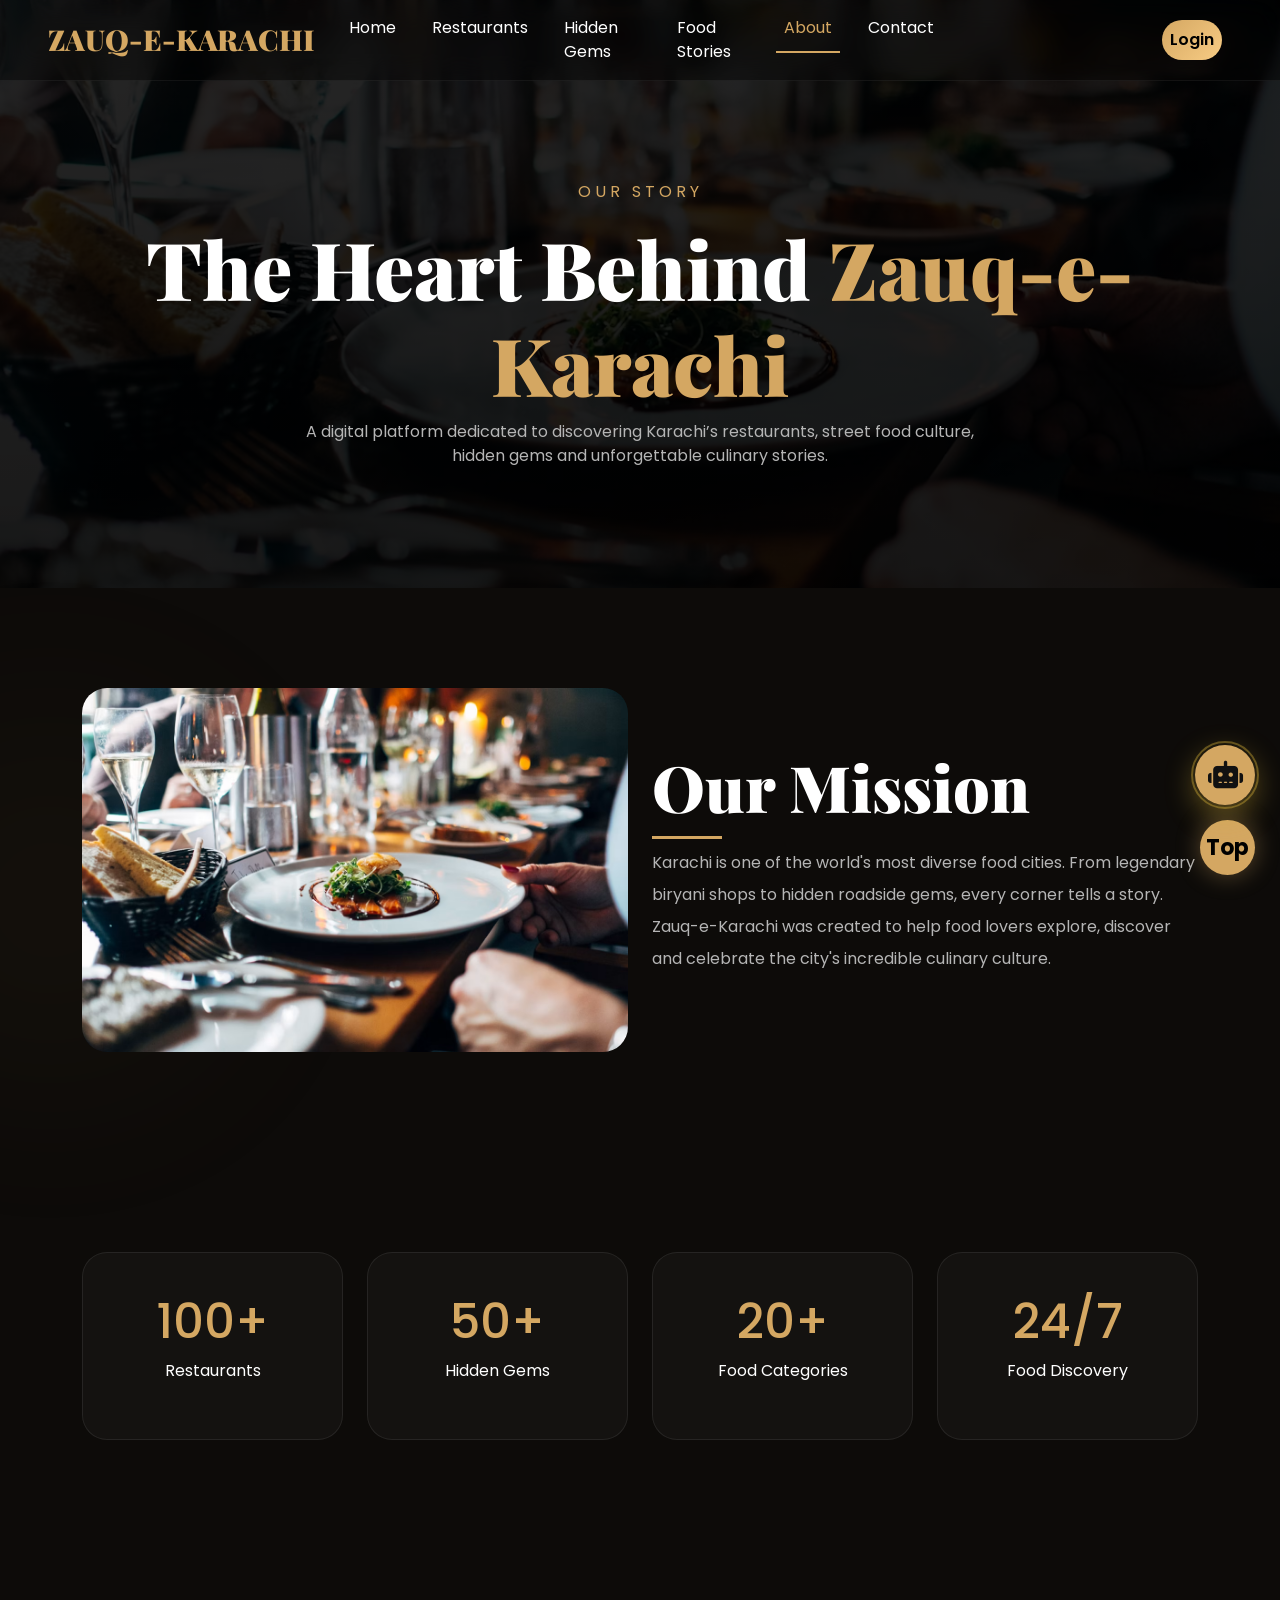
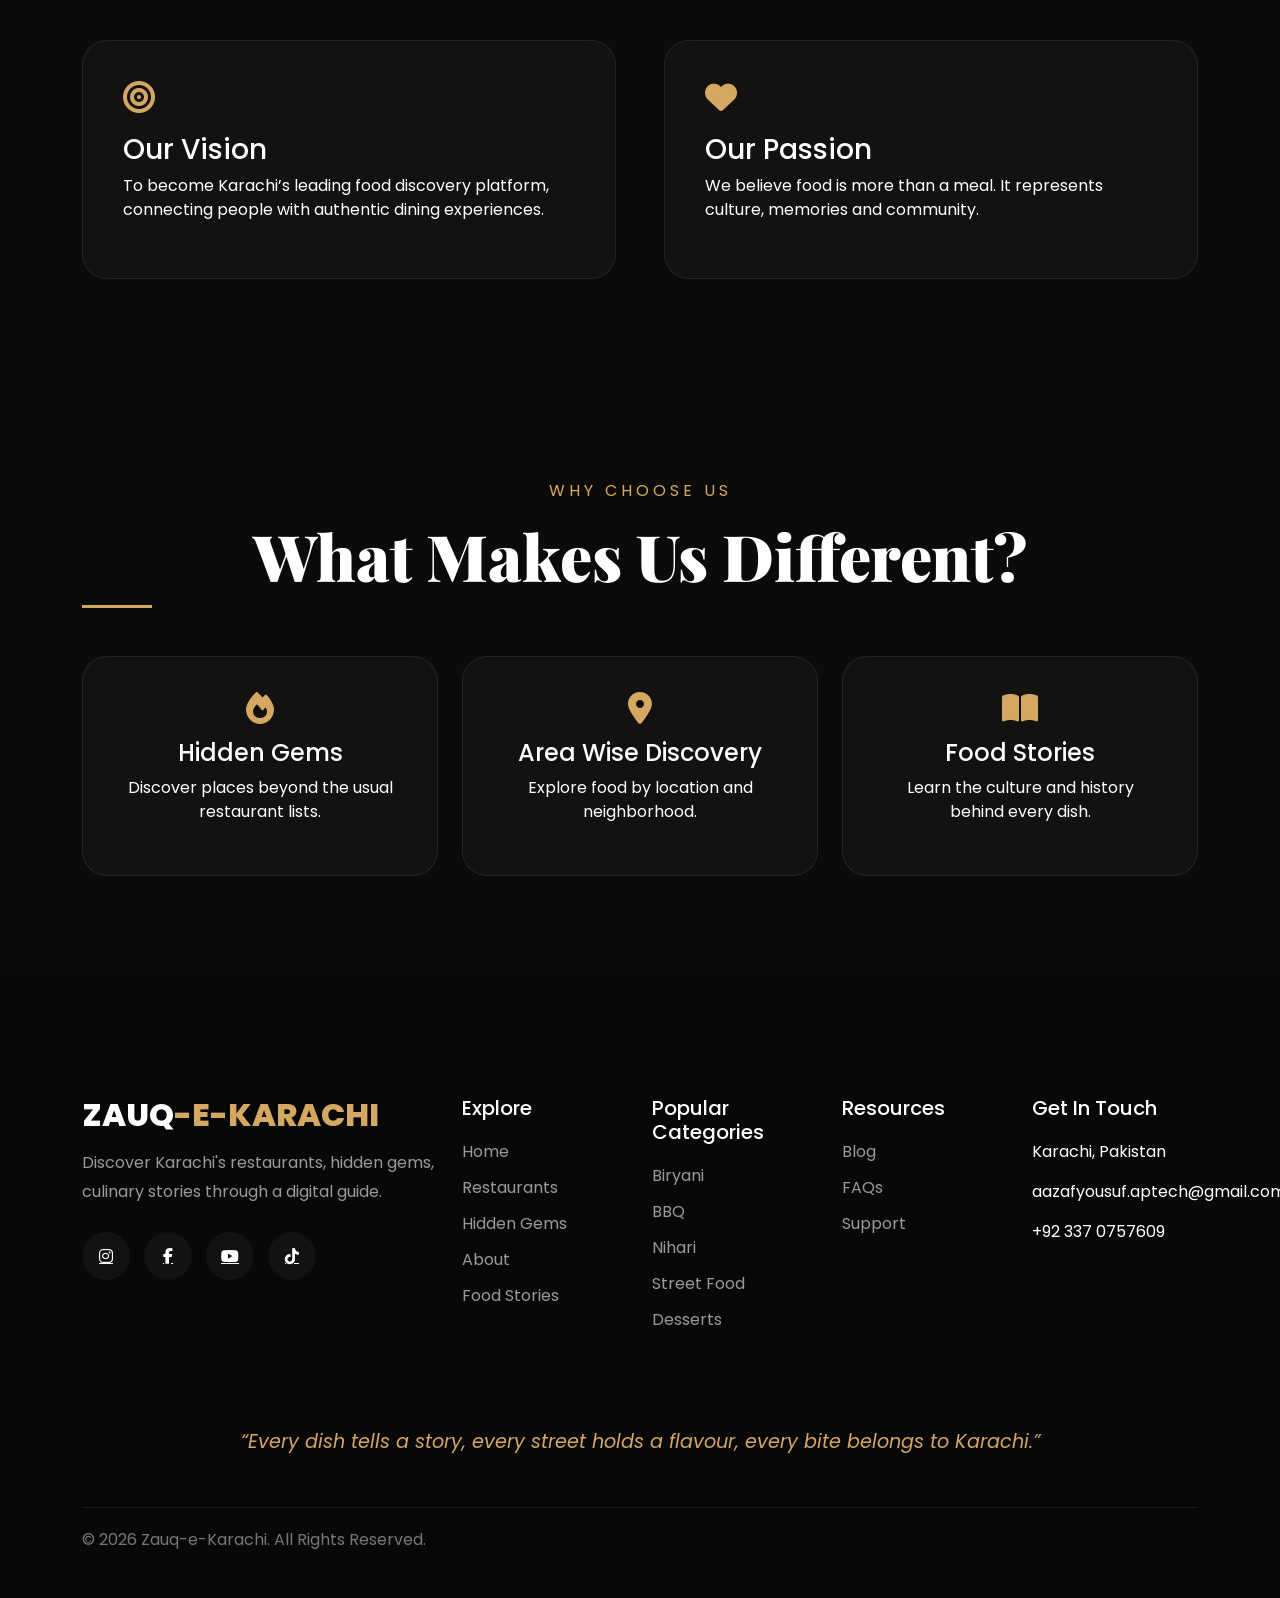
<file: about.html>
<!DOCTYPE html>
<html lang="en">
<head>
<meta charset="UTF-8">
<meta name="viewport" content="width=device-width, initial-scale=1.0">

<title>About Us | Zauq-e-Karachi</title>

<link href="https://cdn.jsdelivr.net/npm/bootstrap@5.3.3/dist/css/bootstrap.min.css" rel="stylesheet">

<link href="https://fonts.googleapis.com/css2?family=Playfair+Display:wght@700;900&family=Poppins:wght@300;400;500;600&display=swap" rel="stylesheet">

<link rel="stylesheet" href="https://cdnjs.cloudflare.com/ajax/libs/font-awesome/6.5.2/css/all.min.css">

<link rel="stylesheet" href="css/base.css">
<link rel="stylesheet" href="css/about.css">
</head>
<body>

<nav class="navbar navbar-expand-lg fixed-top custom-navbar">
<div class="container-fluid px-lg-5">

<a class="navbar-brand" href="index.html">
ZAUQ<span>-E-KARACHI</span>
</a>

<button class="navbar-toggler bg-light"
data-bs-toggle="collapse"
data-bs-target="#navMenu">
<span class="navbar-toggler-icon"></span>
</button>

<div class="collapse navbar-collapse" id="navMenu">
<ul class="navbar-nav mx-auto">

<li class="nav-item">
<a class="nav-link" href="index.html">Home</a>
</li>

<li class="nav-item">
<a class="nav-link" href="restaurants.html">Restaurants</a>
</li>

<li class="nav-item">
<a class="nav-link" href="hidden-gems.html">Hidden Gems</a>
</li>

<li class="nav-item">
<a class="nav-link" href="food-stories.html">Food Stories</a>
</li>

<li class="nav-item">
<a class="nav-link active" href="about.html">About</a>
</li>

<li class="nav-item">
<a class="nav-link" href="contact.html">Contact</a>
</li>

</ul>
<ul class="navbar-nav" id="authArea"></ul>

</div>
</div>
</nav>


<section class="about-hero">

<div class="container text-center">

<p class="hero-mini">
OUR STORY
</p>

<h1 class="hero-title">
The Heart Behind
<span>Zauq-e-Karachi</span>
</h1>

<p class="hero-text">
A digital platform dedicated to discovering Karachi’s restaurants,
street food culture, hidden gems and unforgettable culinary stories.
</p>

</div>

</section>


<section class="about-story">

<div class="container">

<div class="row align-items-center">

<div class="col-lg-6">

<img
src="images/about.avif"
class="img-fluid story-image">

</div>

<div class="col-lg-6">

<h2 class="section-title">
Our Mission
</h2>

<p class="story-text">

Karachi is one of the world's most diverse food cities.
From legendary biryani shops to hidden roadside gems,
every corner tells a story.

Zauq-e-Karachi was created to help food lovers explore,
discover and celebrate the city's incredible culinary culture.

</p>

</div>

</div>

</div>

</section>


<section class="stats-section">

<div class="container">

<div class="row g-4">

<div class="col-md-3">
<div class="stat-card">
<h2>100+</h2>
<p>Restaurants</p>
</div>
</div>

<div class="col-md-3">
<div class="stat-card">
<h2>50+</h2>
<p>Hidden Gems</p>
</div>
</div>

<div class="col-md-3">
<div class="stat-card">
<h2>20+</h2>
<p>Food Categories</p>
</div>
</div>

<div class="col-md-3">
<div class="stat-card">
<h2>24/7</h2>
<p>Food Discovery</p>
</div>
</div>

</div>

</div>

</section>


<section class="vision-section">

<div class="container">

<div class="row g-5">

<div class="col-lg-6">

<div class="vision-card">

<i class="fa-solid fa-bullseye"></i>

<h3>Our Vision</h3>

<p>
To become Karachi’s leading food discovery platform,
connecting people with authentic dining experiences.
</p>

</div>

</div>

<div class="col-lg-6">

<div class="vision-card">

<i class="fa-solid fa-heart"></i>

<h3>Our Passion</h3>

<p>
We believe food is more than a meal.
It represents culture, memories and community.
</p>

</div>

</div>

</div>

</div>

</section>


<section class="why-section">

<div class="container">

<div class="text-center mb-5">

<p class="section-mini">
WHY CHOOSE US
</p>

<h2 class="section-title">
What Makes Us Different?
</h2>

</div>

<div class="row g-4">

<div class="col-md-4">
<div class="why-card">
<i class="fa-solid fa-fire"></i>
<h4>Hidden Gems</h4>
<p>Discover places beyond the usual restaurant lists.</p>
</div>
</div>

<div class="col-md-4">
<div class="why-card">
<i class="fa-solid fa-location-dot"></i>
<h4>Area Wise Discovery</h4>
<p>Explore food by location and neighborhood.</p>
</div>
</div>

<div class="col-md-4">
<div class="why-card">
<i class="fa-solid fa-book-open"></i>
<h4>Food Stories</h4>
<p>Learn the culture and history behind every dish.</p>
</div>
</div>

</div>

</div>

</section>

<footer class="site-footer">
    <div class="container">

        <div class="row g-4 footer-content align-items-start">
            <div class="col-lg-4">
                <h2 class="footer-logo">
                    ZAUQ<span>-E-KARACHI</span>
                </h2>
                <p class="footer-desc">
                    Discover Karachi's restaurants, hidden gems, culinary stories through a digital guide.
                </p>
                  <div class="social-links">
                    <a href="https://www.instagram.com/streetfoodpk/" target="_blank">
                        <i class="fa-brands fa-instagram"></i>
                    </a>
                    <a href="https://www.facebook.com/groups/karachifoodstreet/" target="_blank">
                        <i class="fa-brands fa-facebook-f"></i>
                    </a>
                    <a href="https://www.youtube.com/@streetfoodpks" target="_blank">
                        <i class="fa-brands fa-youtube"></i>
                    </a>
                    <a href="https://www.tiktok.com/@streetfoodpk" target="_blank">
                        <i class="fa-brands fa-tiktok"></i>
                    </a>
                </div>
            </div>
            <div class="col-lg-2 col-md-6">
                <h5>Explore</h5>
                <ul>
                    <li><a href="index.html">Home</a></li>
                    <li><a href="restaurants.html">Restaurants</a></li>
                    <li><a href="hidden-gems.html">Hidden Gems</a></li>
                    <li><a href="about.html">About</a></li>
                    <li><a href="food-stories.html">Food Stories</a></li>
                </ul>
            </div>
            <div class="col-lg-2 col-md-6 ">
                <h5>Popular Categories</h5>
                <ul>
                    <li><a href="restaurants.html?category=biryani">Biryani</a></li>
                    <li><a href="restaurants.html?category=bbq">BBQ</a></li>
                    <li><a href="restaurants.html?category=nihari">Nihari</a></li>
                    <li><a href="restaurants.html?category=street-food">Street Food</a></li>
                    <li><a href="restaurants.html?category=dessert">Desserts</a></li>
                </ul>
            </div>
                    <div class="col-lg-2 col-md-6">
            <h5>Resources</h5>
            <ul>
                <li><a href="blog.html">Blog</a></li>
                <li><a href="faqs.html">FAQs</a></li>
                <li><a href="support.html">Support</a></li>
            </ul>
        </div>
            <div class="col-lg-2 col-md-6">
                <h5>Get In Touch</h5>
                <p> Karachi, Pakistan</p>
                <p>aazafyousuf.aptech@gmail.com</p>
                <p> +92 337 0757609</p>
            </div>
        </div>
        <div class="food-quote">
            “Every dish tells a story,
            every street holds a flavour,
            every bite belongs to Karachi.”
        </div>
        <div class="footer-bottom">
            <p>
                © 2026 Zauq-e-Karachi. All Rights Reserved.
            </p>
        </div>
    </div>
</footer>
<a href="ai.html" class="ai-float-btn">
    <i class="fa-solid fa-robot"></i>
</a>
<button id="backToTop">Top</button>

<script src="https://code.jquery.com/jquery-3.7.1.min.js"></script>

<script src="https://cdn.jsdelivr.net/npm/bootstrap@5.3.3/dist/js/bootstrap.bundle.min.js"></script>

<script src="base.js"></script>
<script src="navbar-auth.js"></script>

</body>
</html>
</file>
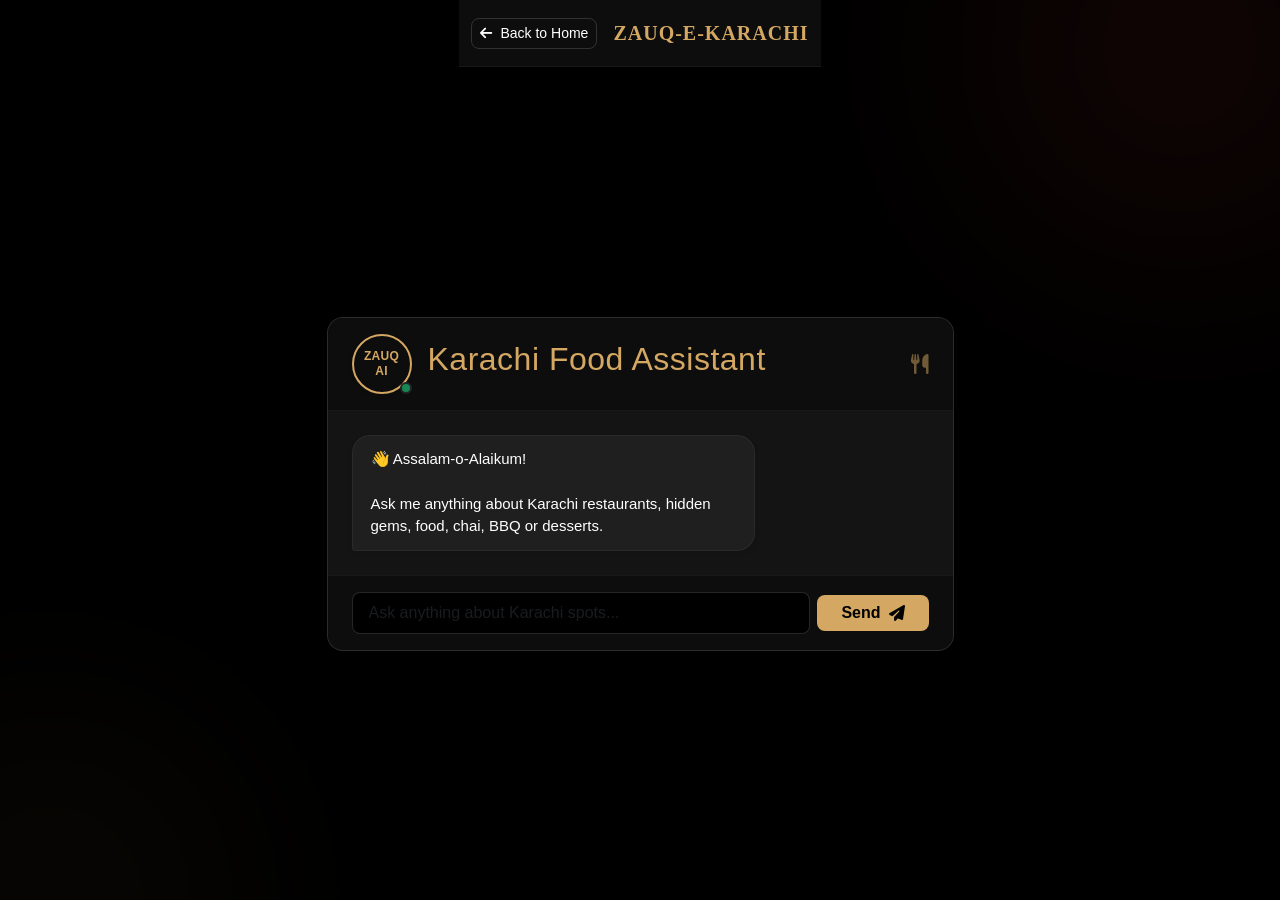
<file: ai.html>
<!DOCTYPE html>
<html lang="en">
<head>
    <meta charset="UTF-8">
    <meta name="viewport" content="width=device-width, initial-scale=1.0">
    <title>Zauq AI - Karachi Food Assistant</title>
    
    <link href="https://cdn.jsdelivr.net/npm/bootstrap@5.3.3/dist/css/bootstrap.min.css" rel="stylesheet">
    <link rel="stylesheet" href="https://cdnjs.cloudflare.com/ajax/libs/font-awesome/6.7.2/css/all.min.css">
    <link rel="stylesheet" href="css/base.css">
    <link rel="stylesheet" href="css/ai.css">
</head>
<body class="bg-black text-white min-vh-100 d-flex flex-column justify-content-between">
<nav class="navbar navbar-expand-lg bg-dark-eval border-bottom border-secondary border-opacity-10 py-3">
        <div class="container">
            <a href="index.html" class="btn btn-outline-secondary btn-sm d-flex align-items-center gap-2 rounded-3 text-white border-opacity-25 hover-gold-btn">
                <i class="fa-solid fa-arrow-left"></i>
                <span>Back to Home</span>
            </a>
            
            <span class="navbar-brand m-0 h1 fs-5 text-gold fw-bold tracking-wide ms-auto ms-sm-3">
                ZAUQ-E-KARACHI
            </span>
        </div>
    </nav>
    <div class="container my-3 my-md-5 flex-grow-1 d-flex justify-content-center align-items-center">
        <div class="row w-100 justify-content-center">
            <div class="col-12 col-md-10 col-lg-8 col-xl-7">
                
                <div class="card bg-charcoal border border-secondary border-opacity-25 rounded-4 shadow-lg overflow-hidden dynamic-chat-wrapper">
                    
                    <div class="card-header bg-dark-eval border-bottom border-secondary border-opacity-10 py-3 px-4 d-flex align-items-center justify-content-between">
                        <div class="d-flex align-items-center">
                            <div class="position-relative me-3">
                                <div class="bot-icon-circle rounded-circle d-flex align-items-center justify-content-center fw-bold shadow-sm">
                                    Zauq AI
                                </div>
                                <span class="position-absolute bottom-0 end-0 p-1 bg-success border border-2 border-dark rounded-circle pulse-dot"></span>
                            </div>
                            <div>
                                <h2 style="color: var(--gold);" class=" uppercase spacing-1 d-block">Karachi Food Assistant</h2>
                            </div>
                        </div>
                        <i class="fa-solid fa-utensils text-gold opacity-50 fs-5 d-none d-sm-block"></i>
                    </div>

                    <div id="chatBox" class="card-body p-3 p-md-4 chat-box d-flex flex-column gap-3">
                        <div class="message bot">
                            <div class="bubble">
                                👋 Assalam-o-Alaikum!
                                <br><br>
                                Ask me anything about Karachi restaurants, hidden gems, food, chai, BBQ or desserts.
                            </div>
                        </div>
                    </div>

                    <div class="card-footer bg-dark-eval border-top border-secondary border-opacity-10 p-3 px-4">
                        <div class="input-group gap-2 align-items-center">
                            <input 
                                id="prompt" 
                                type="text" 
                                class="form-control bg-black text-white border-secondary border-opacity-25 rounded-3 py-2 px-3 focus-gold" 
                                placeholder="Ask anything about Karachi spots..." 
                                autocomplete="off">
                            <button 
                                id="sendBtn" 
                                class="btn btn-gold px-4 rounded-3 d-flex align-items-center justify-content-center h-100 gap-2" 
                                type="button">
                                <span class="d-none d-sm-inline">Send</span>
                                <i class="fa-solid fa-paper-plane"></i>
                            </button>
                        </div>
                    </div>

                </div>

            </div>
        </div>
    </div>
    <script src="https://cdn.jsdelivr.net/npm/bootstrap@5.3.3/dist/js/bootstrap.bundle.min.js"></script>
    <script src="ai.js"></script>
</body>
</html>
</file>
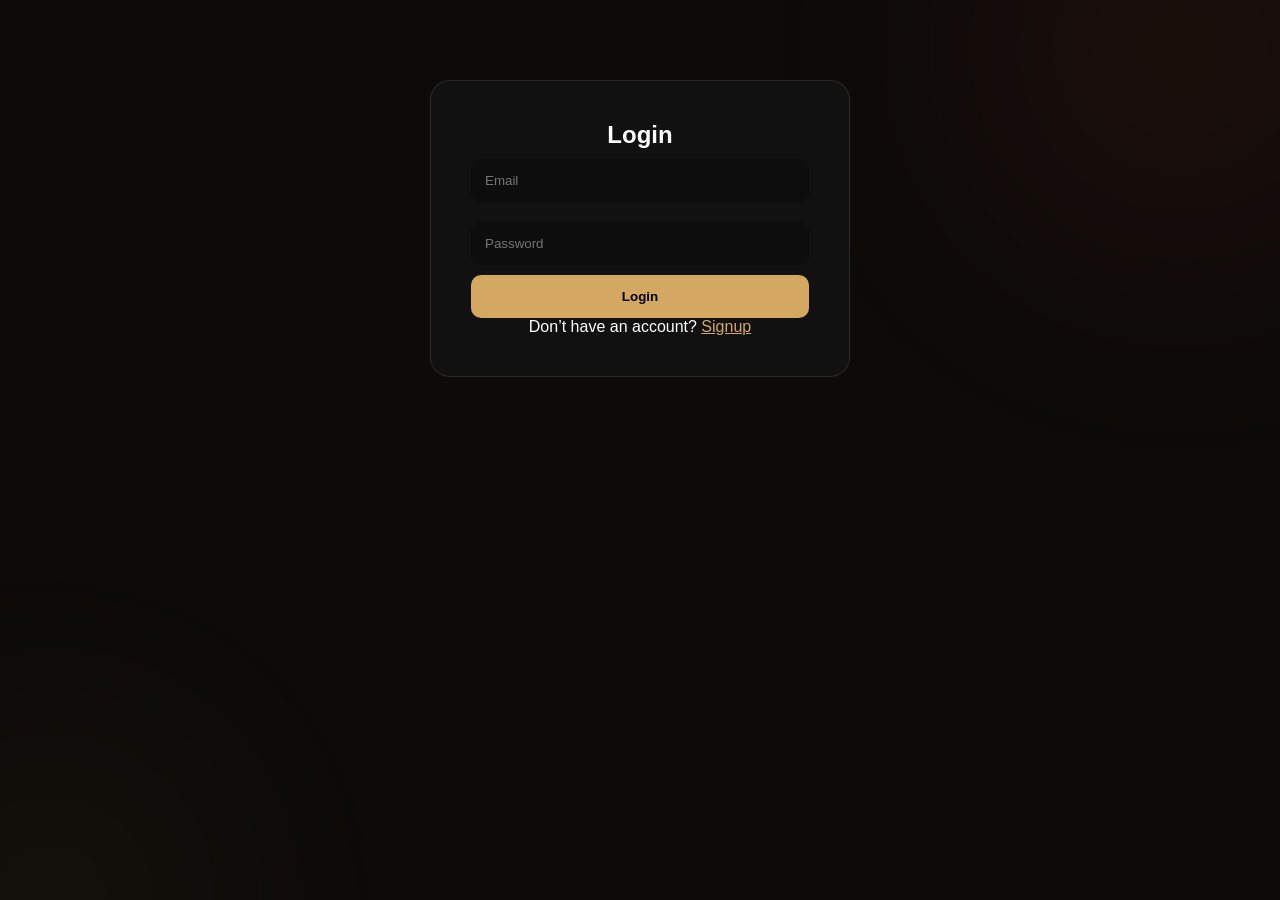
<file: login.html>
<!DOCTYPE html>
<html lang="en">
<head>
<meta charset="UTF-8">
<title>Login</title>
<link rel="stylesheet" href="css/base.css">
<style>
.auth {
    width: 420px;
    margin: 80px auto;
    padding: 40px;
    background: #111;
    border-radius: 20px;
    border: 1px solid rgba(255,255,255,.1);
    text-align: center;
}
.auth input {
    width: 100%;
    padding: 14px;
    margin: 10px 0;
    border-radius: 10px;
    border: none;
    background: #0d0d0d;
    color: white;
}
.auth button {
    width: 100%;
    padding: 14px;
    background: var(--gold);
    border: none;
    font-weight: 700;
    border-radius: 10px;
}
a {
    color: var(--gold);
}
</style>
</head>
<body>
<div class="auth">
    <h2>Login</h2>
    <input id="email" placeholder="Email">
    <input id="pass" placeholder="Password">
    <button onclick="login()">Login</button>
    <p>Don’t have an account? <a href="signup.html">Signup</a></p>
</div>
<script src="https://code.jquery.com/jquery-3.7.1.min.js"></script>
<script src="https://cdn.jsdelivr.net/npm/bootstrap@5.3.3/dist/js/bootstrap.bundle.min.js"></script>
<script src="base.js"></script>
<script src="auth.js"></script>
</body>
</html>
</file>
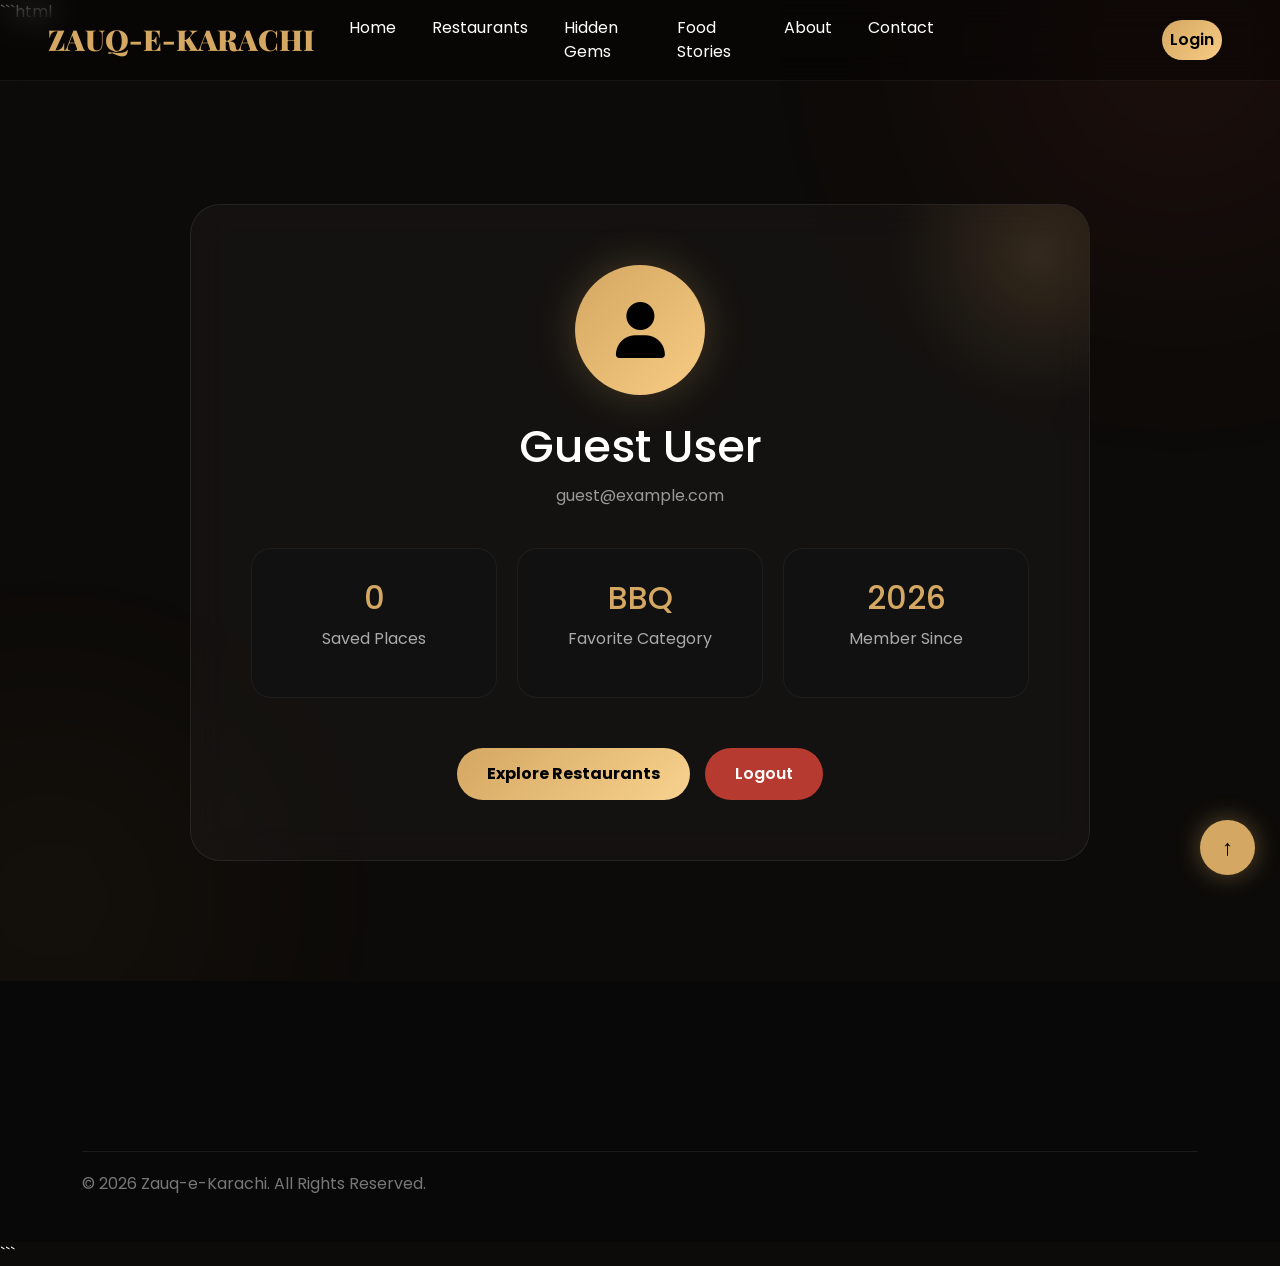
<file: profile.html>
```html
<!DOCTYPE html>
<html lang="en">
<head>
<meta charset="UTF-8">
<meta name="viewport" content="width=device-width, initial-scale=1.0">

<title>Profile | Zauq-e-Karachi</title>

<link href="https://cdn.jsdelivr.net/npm/bootstrap@5.3.3/dist/css/bootstrap.min.css" rel="stylesheet">

<link href="https://fonts.googleapis.com/css2?family=Playfair+Display:wght@500;700;900&family=Poppins:wght@300;400;500;600;700&display=swap" rel="stylesheet">

<link rel="stylesheet" href="https://cdnjs.cloudflare.com/ajax/libs/font-awesome/6.5.2/css/all.min.css">

<link rel="stylesheet" href="css/base.css">

<style>

.profile-section{
    padding:180px 0 120px;
}

.profile-card{
    max-width:900px;
    margin:auto;

    background:rgba(255,255,255,.03);
    backdrop-filter:blur(18px);

    border:1px solid rgba(255,255,255,.08);

    border-radius:30px;

    padding:60px;

    text-align:center;

    position:relative;
    overflow:hidden;
}

.profile-card::before{
    content:'';
    position:absolute;

    width:300px;
    height:300px;

    background:radial-gradient(
        circle,
        rgba(212,167,98,.15),
        transparent 70%
    );

    top:-100px;
    right:-100px;
}

.profile-avatar{
    width:130px;
    height:130px;

    margin:auto;

    border-radius:50%;

    background:linear-gradient(
        135deg,
        var(--gold),
        #f8cc84
    );

    display:flex;
    justify-content:center;
    align-items:center;

    color:black;
    font-size:3.5rem;

    margin-bottom:25px;

    box-shadow:0 0 40px rgba(212,167,98,.25);
}

.profile-card h2{
    font-size:2.8rem;
    margin-bottom:10px;
}

.profile-email{
    color:#999;
    margin-bottom:40px;
}

.profile-stats{
    display:grid;
    grid-template-columns:repeat(3,1fr);

    gap:20px;

    margin-top:30px;
}

.stat-box{
    background:#111;

    border-radius:20px;

    padding:30px;

    border:1px solid rgba(255,255,255,.05);
}

.stat-box h3{
    color:var(--gold);
    font-size:2rem;
}

.stat-box p{
    color:#aaa;
    margin-top:10px;
}

.profile-actions{
    margin-top:50px;

    display:flex;
    justify-content:center;
    gap:15px;

    flex-wrap:wrap;
}

.logout-btn{
    border:none;

    padding:14px 30px;

    border-radius:50px;

    background:#b63a2f;

    color:white;

    font-weight:600;
}

.logout-btn:hover{
    opacity:.9;
}

@media(max-width:768px){

.profile-card{
    padding:35px;
}

.profile-stats{
    grid-template-columns:1fr;
}

.profile-card h2{
    font-size:2rem;
}

}

</style>

</head>

<body>

<nav class="navbar navbar-expand-lg fixed-top custom-navbar">

<div class="container-fluid px-lg-5">

<a class="navbar-brand" href="index.html">
ZAUQ<span>-E-KARACHI</span>
</a>

<button class="navbar-toggler bg-light"
data-bs-toggle="collapse"
data-bs-target="#navMenu">

<span class="navbar-toggler-icon"></span>

</button>

<div class="collapse navbar-collapse" id="navMenu">

<ul class="navbar-nav mx-auto">

<li class="nav-item">
<a class="nav-link" href="index.html">Home</a>
</li>

<li class="nav-item">
<a class="nav-link" href="restaurants.html">Restaurants</a>
</li>

<li class="nav-item">
<a class="nav-link" href="hidden-gems.html">Hidden Gems</a>
</li>

<li class="nav-item">
<a class="nav-link" href="food-stories.html">Food Stories</a>
</li>

<li class="nav-item">
<a class="nav-link" href="about.html">About</a>
</li>

<li class="nav-item">
<a class="nav-link" href="contact.html">Contact</a>
</li>

</ul>

<ul class="navbar-nav" id="authArea"></ul>

</div>

</div>

</nav>

<section class="profile-section">

<div class="container">

<div class="profile-card">

<div class="profile-avatar">
<i class="fa-solid fa-user"></i>
</div>

<h2 id="profileName">
Guest User
</h2>

<p
class="profile-email"
id="profileEmail">
guest@example.com
</p>

<div class="profile-stats">

<div class="stat-box">

<h3 id="savedCount">
0
</h3>

<p>Saved Places</p>

</div>

<div class="stat-box">

<h3 id="favoriteCategory">
BBQ
</h3>

<p>Favorite Category</p>

</div>

<div class="stat-box">

<h3 id="joinDate">
2026
</h3>

<p>Member Since</p>

</div>

</div>

<div class="profile-actions">

<a
href="restaurants.html"
class="primary-btn">

Explore Restaurants

</a>

<button
id="logoutBtn"
class="logout-btn">

Logout

</button>

</div>

</div>

</div>

</section>

<footer class="site-footer">

<div class="container">

<div class="footer-bottom">

<p>
© 2026 Zauq-e-Karachi. All Rights Reserved.
</p>

</div>

</div>

</footer>

<button id="backToTop">
↑
</button>

<script>

const user =
JSON.parse(
localStorage.getItem("currentUser")
);

if(user){

document.getElementById("profileName")
.textContent = user.name || "Guest User";

document.getElementById("profileEmail")
.textContent = user.email || "guest@example.com";

document.getElementById("favoriteCategory")
.textContent =
user.favoriteCategory || "BBQ";

document.getElementById("savedCount")
.textContent =
user.savedCount || 0;

document.getElementById("joinDate")
.textContent =
user.joinDate || "2026";

}

document
.getElementById("logoutBtn")
.addEventListener("click",()=>{

localStorage.removeItem("currentUser");

window.location.href =
"login.html";

});

</script>

<script src="https://code.jquery.com/jquery-3.7.1.min.js"></script>

<script src="https://cdn.jsdelivr.net/npm/bootstrap@5.3.3/dist/js/bootstrap.bundle.min.js"></script>

<script src="base.js"></script>
<script src="navbar-auth.js"></script>

</body>
</html>
```
</file>
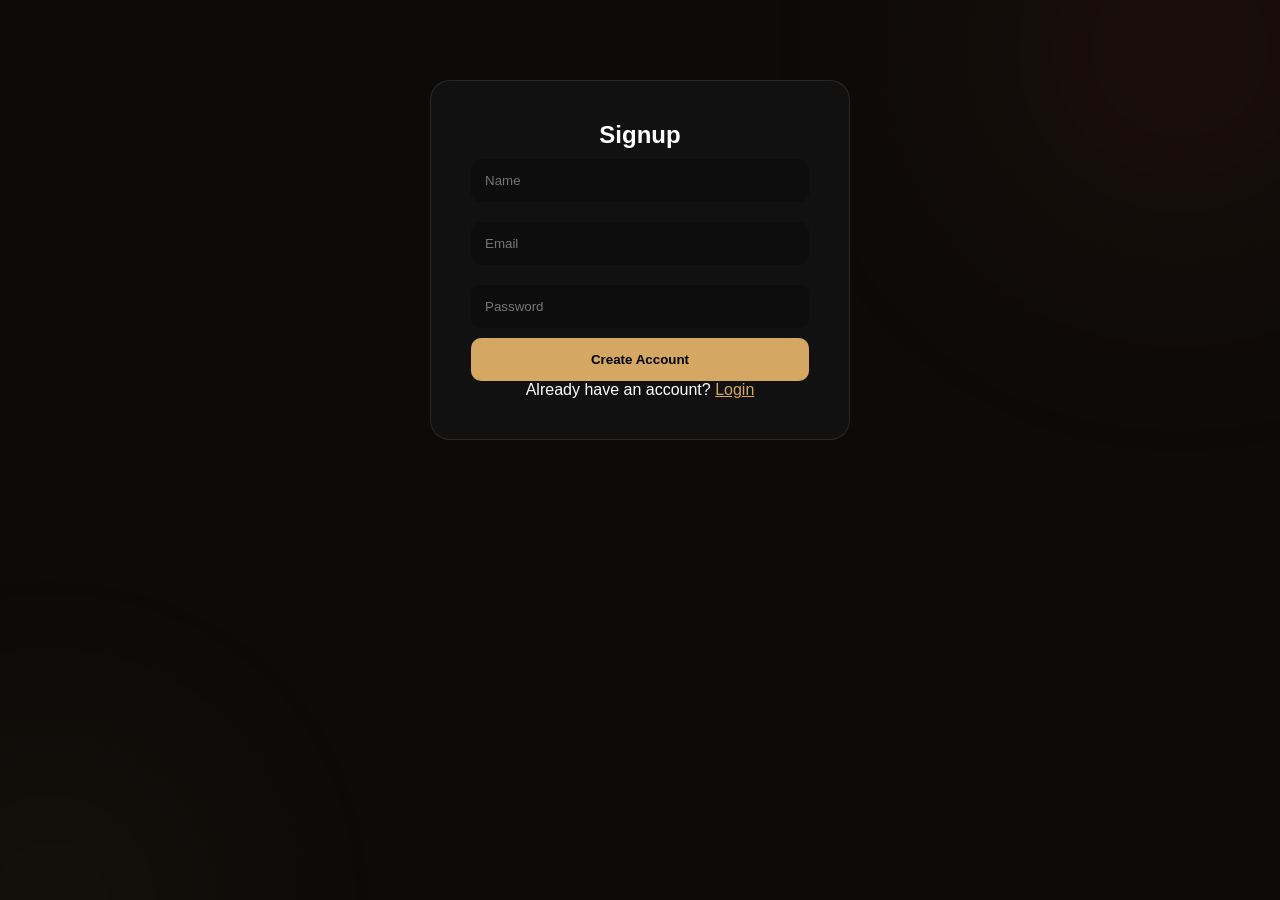
<file: signup.html>
<!DOCTYPE html>
<html lang="en">
<head>
<meta charset="UTF-8">
<title>Signup</title>
<link rel="stylesheet" href="css/base.css">
<style>
.auth {
    width: 420px;
    margin: 80px auto;
    padding: 40px;
    background: #111;
    border-radius: 20px;
    border: 1px solid rgba(255,255,255,.1);
    text-align: center;
}
.auth input {
    width: 100%;
    padding: 14px;
    margin: 10px 0;
    border-radius: 10px;
    border: none;
    background: #0d0d0d;
    color: white;
}
.auth button {
    width: 100%;
    padding: 14px;
    background: var(--gold);
    border: none;
    font-weight: 700;
    border-radius: 10px;
}
a {
    color: var(--gold);
}
</style>
</head>
<body>
<div class="auth">
    <h2>Signup</h2>
    <input id="name" placeholder="Name">
    <input id="email" placeholder="Email">
    <input id="pass" placeholder="Password">
    <button onclick="signup()">Create Account</button>
    <p>Already have an account? <a href="login.html">Login</a></p>
</div>
<script src="https://code.jquery.com/jquery-3.7.1.min.js"></script>
<script src="https://cdn.jsdelivr.net/npm/bootstrap@5.3.3/dist/js/bootstrap.bundle.min.js"></script>
<script src="base.js"></script>
<script src="auth.js"></script>
</body>
</html>
</file>
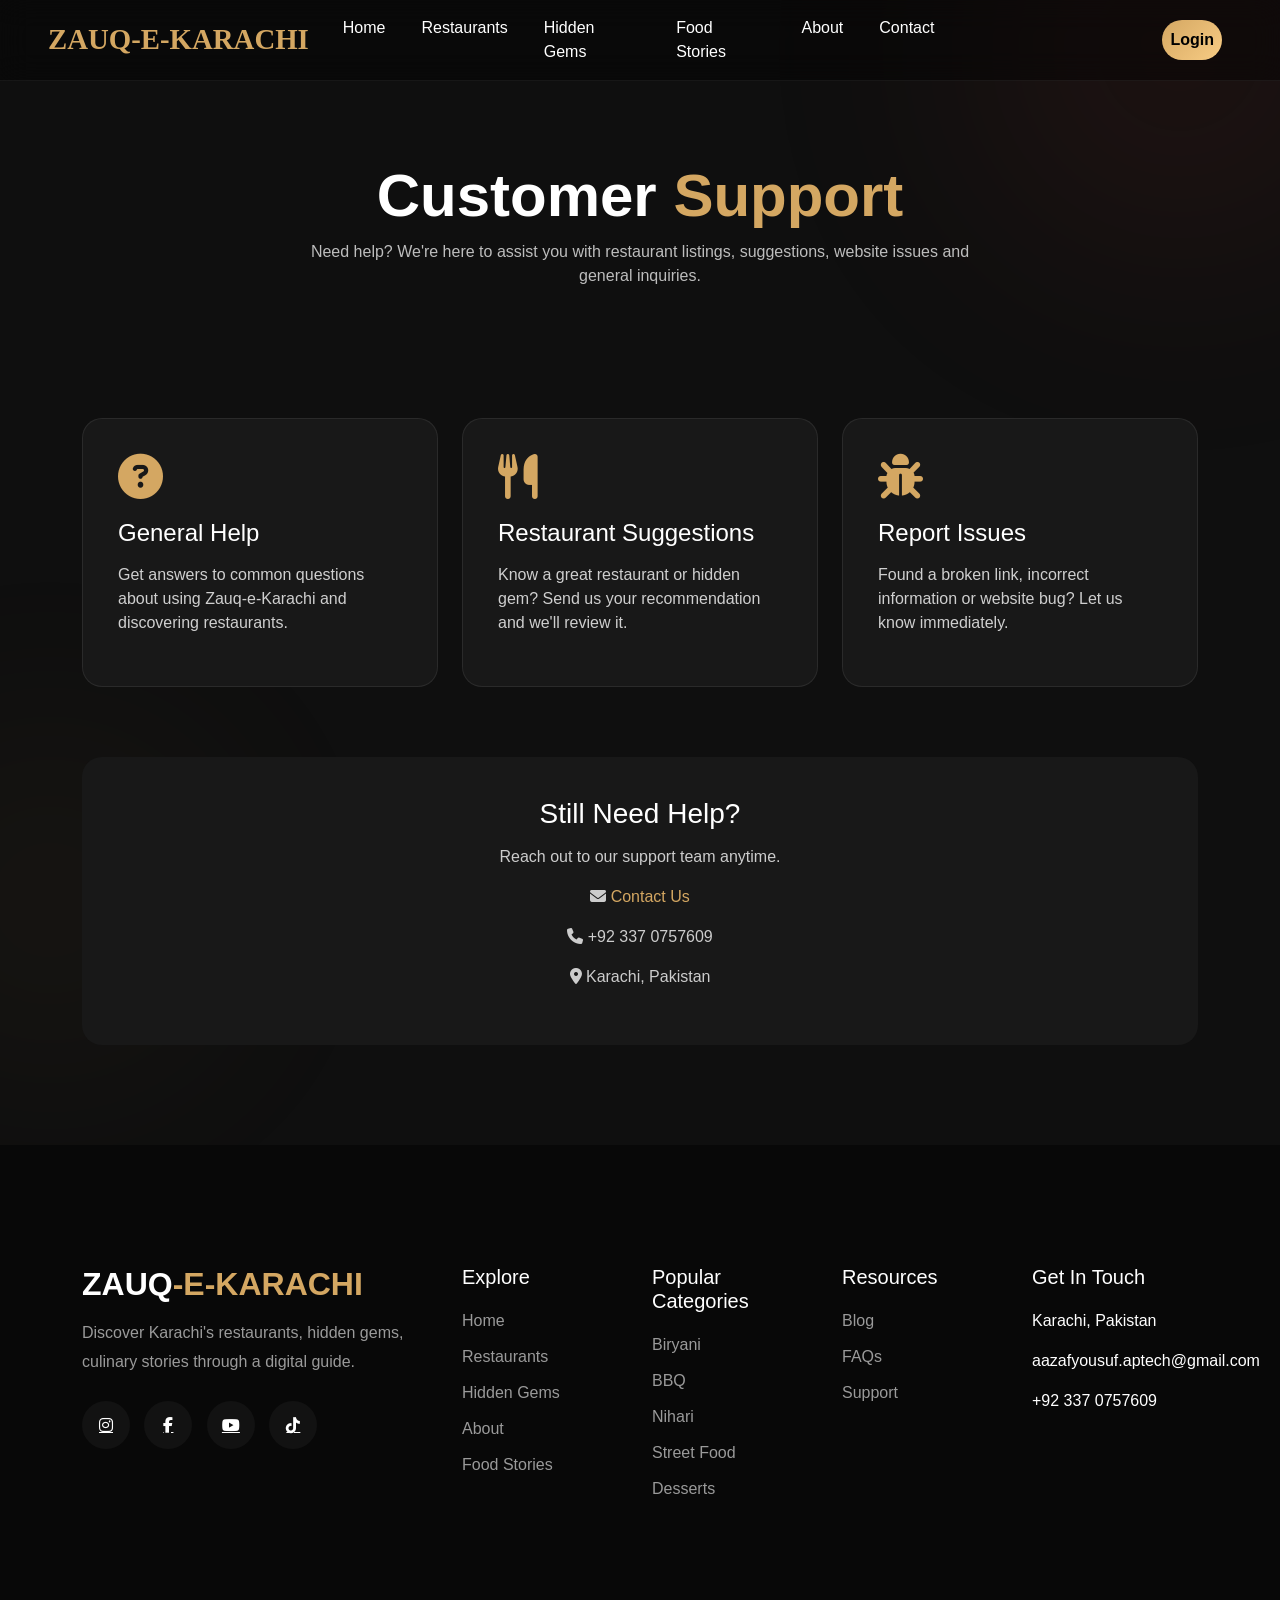
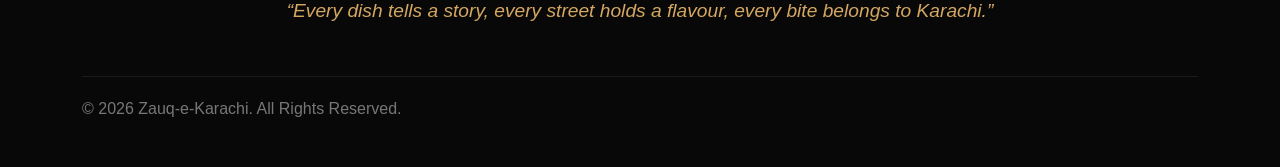
<file: support.html>
<!DOCTYPE html>
<html lang="en">
<head>
<meta charset="UTF-8">
<meta name="viewport" content="width=device-width, initial-scale=1.0">

<title>Support | Zauq-e-Karachi</title>

<link href="https://cdn.jsdelivr.net/npm/bootstrap@5.3.3/dist/css/bootstrap.min.css" rel="stylesheet">
<link rel="stylesheet" href="https://cdnjs.cloudflare.com/ajax/libs/font-awesome/6.5.2/css/all.min.css">
<link rel="stylesheet" href="css/base.css">

<style>

body{
    background:#0f0f0f;
    color:white;
}

.support-hero{
    padding:160px 0 80px;
    text-align:center;
}

.support-hero h1{
    font-size:60px;
    font-weight:700;
}

.support-hero span{
    color:var(--gold);
}

.support-hero p{
    max-width:700px;
    margin:auto;
    color:#bdbdbd;
}

.support-section{
    padding:50px 0 100px;
}

.support-card{
    background:#181818;
    border:1px solid rgba(255,255,255,.08);
    border-radius:20px;
    padding:35px;
    height:100%;
    transition:.3s;
}

.support-card:hover{
    transform:translateY(-10px);
    border-color:var(--gold);
}

.support-card i{
    font-size:45px;
    color:var(--gold);
    margin-bottom:20px;
}

.support-card h4{
    margin-bottom:15px;
}

.support-card p{
    color:#cfcfcf;
}

.contact-support{
    margin-top:70px;
    background:#181818;
    padding:40px;
    border-radius:20px;
    text-align:center;
}

.contact-support h3{
    margin-bottom:15px;
}

.contact-support p{
    color:#ccc;
}

.contact-support a{
    color:var(--gold);
    text-decoration:none;
}

</style>

</head>
<body>

<nav class="navbar navbar-expand-lg fixed-top custom-navbar">
<div class="container-fluid px-lg-5">

<a class="navbar-brand" href="index.html">
ZAUQ<span>-E-KARACHI</span>
</a>

<button class="navbar-toggler bg-light" data-bs-toggle="collapse" data-bs-target="#navMenu">
<span class="navbar-toggler-icon"></span>
</button>

<div class="collapse navbar-collapse" id="navMenu">

<ul class="navbar-nav mx-auto">

<li class="nav-item">
<a class="nav-link" href="index.html">Home</a>
</li>

<li class="nav-item">
<a class="nav-link" href="restaurants.html">Restaurants</a>
</li>

<li class="nav-item">
<a class="nav-link" href="hidden-gems.html">Hidden Gems</a>
</li>

<li class="nav-item">
<a class="nav-link" href="food-stories.html">Food Stories</a>
</li>

<li class="nav-item">
<a class="nav-link" href="about.html">About</a>
</li>

<li class="nav-item">
<a class="nav-link" href="contact.html">Contact</a>
</li>

</ul>

<ul class="navbar-nav" id="authArea"></ul>

</div>
</div>
</nav>

<section class="support-hero">

<div class="container">

<h1>Customer <span>Support</span></h1>

<p>
Need help? We're here to assist you with restaurant listings, suggestions, website issues and general inquiries.
</p>

</div>

</section>

<section class="support-section">

<div class="container">

<div class="row g-4">

<div class="col-lg-4">
<div class="support-card">
<i class="fa-solid fa-circle-question"></i>
<h4>General Help</h4>
<p>
Get answers to common questions about using Zauq-e-Karachi and discovering restaurants.
</p>
</div>
</div>

<div class="col-lg-4">
<div class="support-card">
<i class="fa-solid fa-utensils"></i>
<h4>Restaurant Suggestions</h4>
<p>
Know a great restaurant or hidden gem? Send us your recommendation and we'll review it.
</p>
</div>
</div>

<div class="col-lg-4">
<div class="support-card">
<i class="fa-solid fa-bug"></i>
<h4>Report Issues</h4>
<p>
Found a broken link, incorrect information or website bug? Let us know immediately.
</p>
</div>
</div>

</div>

<div class="contact-support">

<h3>Still Need Help?</h3>

<p>
Reach out to our support team anytime.
</p>
<p>
    <i class="fa-solid fa-envelope"></i>
    <a href="https://mail.google.com/mail/?view=cm&fs=1&to=aazafyousuf.aptech@gmail.com&su=Website%20Inquiry" target="_blank">
        Contact Us
    </a>
</p>


<p>
<i class="fa-solid fa-phone"></i>
+92 337 0757609
</p>

<p>
<i class="fa-solid fa-location-dot"></i>
Karachi, Pakistan
</p>

</div>

</div>

</section>

<footer class="site-footer">
    <div class="container">

        <div class="row g-4 footer-content align-items-start">
            <div class="col-lg-4">
                <h2 class="footer-logo">
                    ZAUQ<span>-E-KARACHI</span>
                </h2>
                <p class="footer-desc">
                    Discover Karachi's restaurants, hidden gems, culinary stories through a digital guide.
                </p>
                <div class="social-links">
                    <a href="https://www.instagram.com/streetfoodpk/" target="_blank">
                        <i class="fa-brands fa-instagram"></i>
                    </a>
                    <a href="https://www.facebook.com/groups/karachifoodstreet/" target="_blank">
                        <i class="fa-brands fa-facebook-f"></i>
                    </a>
                    <a href="https://www.youtube.com/@streetfoodpks" target="_blank">
                        <i class="fa-brands fa-youtube"></i>
                    </a>
                    <a href="https://www.tiktok.com/@streetfoodpk" target="_blank">
                        <i class="fa-brands fa-tiktok"></i>
                    </a>
                </div>
            </div>
            <div class="col-lg-2 col-md-6">
                <h5>Explore</h5>
                <ul>
                    <li><a href="index.html">Home</a></li>
                    <li><a href="restaurants.html">Restaurants</a></li>
                    <li><a href="hidden-gems.html">Hidden Gems</a></li>
                    <li><a href="about.html">About</a></li>
                    <li><a href="food-stories.html">Food Stories</a></li>
                </ul>
            </div>
            <div class="col-lg-2 col-md-6 ">
                <h5>Popular Categories</h5>
                <ul>
                    <li><a href="restaurants.html?category=biryani">Biryani</a></li>
                    <li><a href="restaurants.html?category=bbq">BBQ</a></li>
                    <li><a href="restaurants.html?category=nihari">Nihari</a></li>
                    <li><a href="restaurants.html?category=street-food">Street Food</a></li>
                    <li><a href="restaurants.html?category=dessert">Desserts</a></li>
                </ul>
            </div>
                    <div class="col-lg-2 col-md-6">
            <h5>Resources</h5>
            <ul>
                <li><a href="blog.html">Blog</a></li>
                <li><a href="faqs.html">FAQs</a></li>
                <li><a href="support.html">Support</a></li>
            </ul>
        </div>
            <div class="col-lg-2 col-md-6">
                <h5>Get In Touch</h5>
                <p> Karachi, Pakistan</p>
                <p>aazafyousuf.aptech@gmail.com</p>
                <p> +92 337 0757609</p>
            </div>
        </div>
        <div class="food-quote">
            “Every dish tells a story,
            every street holds a flavour,
            every bite belongs to Karachi.”
        </div>
        <div class="footer-bottom">
            <p>
                © 2026 Zauq-e-Karachi. All Rights Reserved.
            </p>
        </div>
    </div>
</footer>

<script src="https://cdn.jsdelivr.net/npm/bootstrap@5.3.3/dist/js/bootstrap.bundle.min.js"></script>
<script src="https://code.jquery.com/jquery-3.7.1.min.js"></script>
<script src="base.js"></script>
<script src="navbar-auth.js"></script>
</body>
</html>
</file>
<file: css/base.css>
body{
    background:var(--dark);
    font-family:'Poppins',sans-serif;
    overflow-x:hidden;
    color:white;
    position:relative;
}

body::before{
    content:'';
    position:fixed;
    width:600px;
    height:600px;
    background:radial-gradient(circle,var(--red),transparent 70%);
    top:-250px;
    right:-200px;
    opacity:.15;
    filter:blur(120px);
    pointer-events:none;
    z-index:-1;
}

body::after{
    content:'';
    position:fixed;
    width:500px;
    height:500px;
    background:radial-gradient(circle,var(--gold),transparent 70%);
    bottom:-250px;
    left:-200px;
    opacity:.08;
    filter:blur(120px);
    pointer-events:none;
    z-index:-1;
}
.section{
    padding:120px 0;
}

.section-header{
    text-align:center;
    margin-bottom:70px;
}

.section-label{
    color:var(--gold);
    text-transform:uppercase;
    letter-spacing:4px;
}

.section-description{
    color:var(--gray);
    max-width:700px;
    margin:auto;
}
*{
    margin:0;
    padding:0;
    box-sizing:border-box;
}

:root{
    --dark:#0d0b09;
    --black:#070707;
    --gold:#d4a762;
    --red:#b63a2f;
    --cream:#f5efe6;
    --gray:#b5b5b5;
    --white:#ffffff;
}

body{
    background:var(--dark);
    font-family:'Poppins',sans-serif;
    overflow-x:hidden;
    color:white;
}

::-webkit-scrollbar{
    width:8px;
}

::-webkit-scrollbar-thumb{
    background:linear-gradient(var(--gold),var(--red));
    border-radius:20px;
}

.custom-navbar{
    background:rgba(0,0,0,0.4);
    backdrop-filter:blur(15px);
    transition:0.4s;
    border-bottom:1px solid rgba(255,255,255,0.06);
}

.custom-navbar.scrolled{
    background:#0b0b0b;
    padding:10px 0;
}

.navbar-brand{
    font-family:'Playfair Display',serif;
    font-size:1.8rem;
    font-weight:900;
    color:var(--gold) !important;
}

.nav-link{
    color:white !important;
    margin:0 10px;
    position:relative;
    transition:0.3s;
}

.nav-link:hover{
    color:var(--gold) !important;
}

.nav-link::after{
    content:'';
    position:absolute;
    bottom:-5px;
    left:0;
    width:0%;
    height:2px;
    background:var(--gold);
    transition:0.3s;
}

.nav-link:hover::after{
    width:100%;
}
.nav-link.active{
    color:var(--gold) !important;
}
.auth-btn{
    background:linear-gradient(135deg,var(--gold),#f8cc84);
    color:black !important;
    padding:8px 16px;
    border-radius:25px;
    font-weight:600;
}
.user-box{
    position:relative;
}

.user-menu{
    position:absolute;
    right:0;
    top:40px;

    background:#111;
    border:1px solid rgba(255,255,255,0.1);

    border-radius:12px;
    padding:10px;
    display:none;
    min-width:160px;
}

.user-menu a{
    display:block;
    padding:8px;
    color:white;
    text-decoration:none;
}

.user-menu a:hover{
    color:var(--gold);
}

.user-box:hover .user-menu{
    display:block;
}
.primary-btn{
    display:inline-block;
    text-decoration:none;
    background:linear-gradient(135deg,var(--gold),#f7d28e);
    color:black;
    padding:14px 30px;
    border-radius:50px;
    font-weight:700;
    transition:0.4s;
}

.primary-btn:hover{
    transform:translateY(-5px);
}

.secondary-btn{
    display:inline-block;
    text-decoration:none;
    border:1px solid rgba(255,255,255,0.15);
    padding:14px 30px;
    border-radius:50px;
    color:white;
    transition:0.4s;
}

.secondary-btn:hover{
    background:white;
    color:black;
}
.section-mini{
    color:var(--gold);
    text-transform:uppercase;
    letter-spacing:4px;
    margin-bottom:15px;
}

.section-title{
    font-size:4rem;
    font-family:'Playfair Display',serif;
    font-weight:900;
}

.site-footer{
    position:relative;
    background:#080808;
    color:#fff;
    padding:120px 0 30px;
    overflow:hidden;
}

.footer-glow{
    position:absolute;
    top:-150px;
    left:50%;
    transform:translateX(-50%);
    width:700px;
    height:300px;
    background:radial-gradient(
        circle,
        rgba(212,167,98,.25),
        transparent 70%
    );
    pointer-events:none;
}

.newsletter-box{
    text-align:center;
    padding:50px;
    margin-bottom:80px;

    border:1px solid rgba(255,255,255,.08);

    background:rgba(255,255,255,.03);

    backdrop-filter:blur(18px);

    border-radius:24px;
}

.newsletter-tag{
    color:#d4a762;
    letter-spacing:3px;
    font-size:13px;
}

.newsletter-box h2{
    font-size:2.4rem;
    margin:15px 0;
}

.newsletter-box span{
    color:#d4a762;
}

.newsletter-form{
    margin-top:30px;
    display:flex;
    justify-content:center;
    gap:10px;
    flex-wrap:wrap;
}

.newsletter-form input{
    width:380px;
    max-width:100%;
    padding:15px 20px;
    border:none;
    outline:none;
    border-radius:12px;
    background:#141414;
    color:#fff;
}

.newsletter-form button{
    padding:15px 30px;
    border:none;
    border-radius:12px;
    background:#d4a762;
    color:#000;
    font-weight:700;
    transition:.3s;
}

.newsletter-form button:hover{
    transform:translateY(-3px);
}

.footer-logo{
    font-size:2rem;
    font-weight:800;
}

.footer-logo span{
    color:#d4a762;
}

.footer-desc{
    color:#9a9a9a;
    line-height:1.8;
    margin-top:15px;
}

.social-links{
    margin-top:25px;
}

.social-links a{
    width:48px;
    height:48px;
    display:inline-flex;
    justify-content:center;
    align-items:center;

    margin-right:10px;

    border-radius:50%;

    background:#121212;
    color:#fff;

    transition:.3s;
}

.social-links a:hover{
    background:#d4a762;
    color:#000;
    transform:translateY(-5px);
}

.site-footer h5{
    margin-bottom:20px;
    color:#fff;
}

.site-footer ul{
    list-style:none;
    padding:0;
}

.site-footer ul li{
    margin-bottom:12px;
}

.site-footer ul li a{
    color:#9a9a9a;
    text-decoration:none;
    transition:.3s;
}

.site-footer ul li a:hover{
    color:#d4a762;
    padding-left:6px;
}

.food-quote{
    text-align:center;
    margin:80px 0 50px;
    font-size:1.2rem;
    font-style:italic;
    color:#d4a762;
}

.footer-bottom{
    border-top:1px solid rgba(255,255,255,.08);
    padding-top:25px;

    display:flex;
    justify-content:space-between;
    flex-wrap:wrap;

    color:#777;
}
#authArea{
    margin-left:200px;
}
#backToTop{
    position:fixed;
    right:25px;
    bottom:25px;

    width:55px;
    height:55px;

    border:none;
    border-radius:50%;

    background:#d4a762;
    color:#000;

    font-size:22px;
    font-weight:bold;

    cursor:pointer;

    box-shadow:0 0 25px rgba(212,167,98,.4);

    z-index:999;
}

.footer-links a{
    text-decoration:none;
    color:#ccc;
    transition:0.3s;
}

.footer-links a:hover{
    color:var(--gold);
    padding-left:5px;
}

.footer-bottom{
    border-top:1px solid rgba(255,255,255,0.08);
    margin-top:50px;
    padding-top:20px;
    text-align:center;
    color:#777;
}

@media(max-width:992px){

.section-title{
    font-size:3rem;
}

}

@media(max-width:768px){

.section-title{
    font-size:2.2rem;
}

}
.nav-link.active::after{
    width:100%;
}
.ai-float-btn{
    position:fixed;
    bottom:95px;      
    right:25px;
    width:60px;
    height:60px;
    border-radius:50%;
    display:flex;
    align-items:center;
    justify-content:center;
    background:linear-gradient(135deg,var(--gold),var(--gold));
    color:#111;
    font-size:28px;
    text-decoration:none;
    box-shadow:0 10px 30px rgba(212,175,55,.45);
    z-index:9999;
    transition:.3s ease;
}
.ai-float-btn:hover{

    transform:translateY(-6px) scale(1.08);

    color:#111;

    box-shadow:0 15px 40px rgba(212,175,55,.6);

}

.ai-float-btn::before{

    content:"";

    position:absolute;

    inset:-4px;

    border-radius:50%;

    border:2px solid rgba(212,175,55,.4);

    animation:aiPulse 2s infinite;

}
@keyframes aiPulse{
    0%{
        transform:scale(1);
        opacity:1;
    }
    100%{
        transform:scale(1.5);
        opacity:0;
    }
}
</file>
<file: css/about.css>
.about-hero{
    padding:180px 0 120px;
    text-align:center;
    position:relative;
}

.about-hero::before{
    content:"";
    position:absolute;
    inset:0;
    background:
    linear-gradient(rgba(0,0,0,.85),rgba(0,0,0,.9)),
    url("/images/about.avif")
    center/cover;
    z-index:-1;
}
.hero-mini{
    color:var(--gold);
    letter-spacing:4px;
}

.hero-title{
    font-size:5rem;
    font-family:'Playfair Display',serif;
    font-weight:900;
}

.hero-title span{
    color:var(--gold);
}

.hero-text{
    max-width:700px;
    margin:auto;
    color:var(--gray);
}

.about-story{
    padding:100px 0;
}

.story-image{
    border-radius:25px;
    overflow:hidden;
}

.story-text{
    color:var(--gray);
    line-height:2;
}

.stats-section{
    padding:100px 0;
}

.stat-card{
    text-align:center;
    padding:40px;

    border-radius:25px;

    background:rgba(255,255,255,.03);

    border:1px solid rgba(255,255,255,.08);

    transition:.4s;
}

.stat-card:hover{
    transform:translateY(-10px);
    border-color:var(--gold);
}

.stat-card h2{
    color:var(--gold);
    font-size:3rem;
}

.vision-section{
    padding:100px 0;
}

.vision-card{
    padding:40px;

    border-radius:25px;

    background:rgba(255,255,255,.03);

    border:1px solid rgba(255,255,255,.08);

    height:100%;
}
.vision-card:hover{
    transform:translateY(-10px);
    border-color:var(--gold);
}

.vision-card i{
    font-size:2rem;
    color:var(--gold);
    margin-bottom:20px;
}

.why-section{
    padding:100px 0;
}

.why-card{
    text-align:center;

    padding:35px;

    border-radius:25px;

    background:rgba(255,255,255,.03);

    border:1px solid rgba(255,255,255,.08);

    transition:.4s;
}

.why-card:hover{
    transform:translateY(-10px);
    border-color:var(--gold);
}

.why-card i{
    font-size:2rem;
    color:var(--gold);
    margin-bottom:15px;
}

@media(max-width:768px){

.hero-title{
    font-size:3rem;
}

}
.story-image{
    border-radius:25px;
    transition:.4s;
}

.story-image:hover{
    transform:scale(1.03);
}
.section-title::after{
    content:"";
    display:block;
    width:70px;
    height:3px;
    background:var(--gold);
    margin-top:10px;
}
</file>
<file: css/ai.css>
body{

background:#111;
height:100vh;
display:flex;
justify-content:center;
align-items:center;

font-family:Poppins,sans-serif;

}

.chat-container{

width:420px;
height:700px;

background:#1a1a1a;

border-radius:20px;

display:flex;

flex-direction:column;

overflow:hidden;

box-shadow:0 0 30px rgba(0,0,0,.5);

}

.chat-header{

background:#D4AF37;

padding:18px;

color:#111;

}

.chat-header h4{

margin:0;

font-weight:700;

}

.bot-icon{

width:55px;

height:55px;

border-radius:50%;

background:#111;

color:#D4AF37;

display:flex;

justify-content:center;

align-items:center;

font-size:28px;

}

.chat-box{

flex:1;

overflow-y:auto;

padding:20px;

display:flex;

flex-direction:column;

gap:15px;

}

.bot-message{

background:#2c2c2c;

padding:15px;

border-radius:15px;

align-self:flex-start;

max-width:75%;

color:white;

}

.user-message{

background:#D4AF37;

padding:15px;

border-radius:15px;

align-self:flex-end;

max-width:75%;

color:black;

font-weight:600;

}

.chat-input{

display:flex;

padding:15px;

background:#181818;

}

.chat-input input{

flex:1;

border:none;

padding:15px;

border-radius:40px;

outline:none;

background:#2a2a2a;

color:white;

}

.chat-input button{

margin-left:10px;

width:55px;

border:none;

border-radius:50%;

background:#D4AF37;

font-size:20px;

cursor:pointer;

transition:.3s;

}

.chat-input button:hover{

transform:scale(1.05);

}
/* Container rules inside chat box */
#chatBox {
    display: flex;
    flex-direction: column;
    gap: 15px;
    padding: 20px;
    overflow-y: auto;
}

/* Base message row structure */
.message {
    display: flex;
    width: 100%;
}

/* 🧑‍💻 User rows are pushed to the RIGHT side */
.message.user {
    justify-content: flex-end;
}

/* 🤖 Bot rows stay on the LEFT side */
.message.bot {
    justify-content: flex-start;
}

/* The actual text capsule (Bubble) */
.message .bubble {
    padding: 12px 18px;
    border-radius: 18px;
    max-width: 70%;
    font-family: 'Poppins', sans-serif;
    font-size: 15px;
    line-height: 1.4;
    word-wrap: break-word;
}

/* 🧑‍💻 USER MESSAGE HIGHLIGHT (Saffron Gold or Premium Accent) */
.message.user .bubble {
    background: #d4a762; /* Saffron Gold background like Zauq theme */
    color: #000000;      /* Dark text for contrast on gold */
    border-bottom-right-radius: 4px; /* Crisp chat bubble tail corner */
    font-weight: 500;
}

/* 🤖 BOT MESSAGE HIGHLIGHT (Sleek Dark Gray Card) */
.message.bot .bubble {
    background: #1e1e1e; /* Soft dark charcoal grid background */
    color: #ffffff;      /* Clean white text */
    border: 1px solid rgba(255, 255, 255, 0.08);
    border-bottom-left-radius: 4px;  /* Crisp chat bubble tail corner */
}

/* Typing state animation styling */
#typing .bubble {
    font-style: italic;
    color: #d4a762;
    border-color: rgba(212, 167, 98, 0.2);
}
:root {
    --gold: #d4a762;
    --charcoal: #141414;
    --dark-eval: #0d0d0d;
}

/* Custom Extensions */
.bg-charcoal { background-color: var(--charcoal); }
.bg-dark-eval { background-color: var(--dark-eval); }
.text-gold { color: var(--gold); }
.tracking-wide { letter-spacing: 1px; }
.spacing-1 { letter-spacing: 0.5px; }
.extra-small { font-size: 11px; }

/* Bot Icon Wrapper Dimensions */
/* Is class ko replace karein */
.bot-icon-circle {
    width: 65px;         /* 👈 Width barha di taake text fit aaye */
    height: 44px;        /* Height same rakhi capsule shape ke liye */
    font-size: 11px;     /* Text size perfectly balanced */
    font-weight: 700;    /* Text bold premium dikhne ke liye */
    text-transform: uppercase;
    letter-spacing: 0.5px;
    padding: 0 5px;
    text-align: center;
}

/* Interactive Focus Styling */
.focus-gold:focus {
    background-color: #000 !important;
    color: #fff !important;
    border-color: var(--gold) !important;
    box-shadow: 0 0 0 0.25rem rgba(212, 167, 98, 0.15) !important;
}

/* Premium Button Setup */
.btn-gold {
    background-color: var(--gold);
    color: #000;
    font-weight: 600;
    border: none;
    transition: all 0.2s ease;
}
.btn-gold:hover:not(:disabled) {
    background-color: #c29553;
    color: #000;
    transform: translateY(-1px);
}
.btn-gold:disabled {
    background-color: rgba(212, 167, 98, 0.4);
    color: rgba(0,0,0,0.4);
}

/* Dynamic Chat View Engine Limits */
.chat-box {
    height: 460px;
    overflow-y: auto;
    display: flex;
    flex-direction: column;
}

@media (min-width: 768px) {
    .chat-box {
        height: 500px;
    }
}

/* Custom Modern Minimalist Scrollbar */
.chat-box::-webkit-scrollbar { width: 5px; }
.chat-box::-webkit-scrollbar-track { background: transparent; }
.chat-box::-webkit-scrollbar-thumb { background: rgba(255, 255, 255, 0.1); border-radius: 10px; }
.chat-box::-webkit-scrollbar-thumb:hover { background: var(--gold); }

/* --- CORE FLEX CHAT BUBBLES --- */
.message {
    display: flex;
    width: 100%;
}
.message.user { justify-content: flex-end; }
.message.bot { justify-content: flex-start; }

.message .bubble {
    padding: 12px 18px;
    font-size: 15px;
    line-height: 1.5;
    max-width: 85%;
    word-wrap: break-word;
    box-shadow: 0 2px 5px rgba(0,0,0,0.1);
}

@media (min-width: 576px) {
    .message .bubble { max-width: 70%; }
}

/* User Bubble UI */
.message.user .bubble {
    background: var(--gold);
    color: #000000;
    font-weight: 500;
    border-radius: 18px 18px 4px 18px;
}
.ZAUQ {
    COLOR: var(--gold);
    border-radius: 50%;
    border: 2px solid var(--gold);
}
/* Bot Bubble UI */
.message.bot .bubble {
    background: #1f1f1f;
    color: #ffffff;
    border: 1px solid rgba(255, 255, 255, 0.05);
    border-radius: 18px 18px 18px 4px;
}

/* Pulse Animation Logic */
.pulse-dot {
    animation: pulse 1.8s infinite;
}
@keyframes pulse {
    0% { transform: scale(0.9); opacity: 0.8; }
    50% { transform: scale(1.1); opacity: 1; }
    100% { transform: scale(0.9); opacity: 0.8; }
}
:root {
    --gold: #d4a762;
    --charcoal: #141414;
    --dark-eval: #0d0d0d;
}

body {
    font-family: 'Poppins', sans-serif;
}

/* Custom Palette Extensions */
.bg-charcoal { background-color: var(--charcoal); }
.bg-dark-eval { background-color: var(--dark-eval); }
.text-gold { color: var(--gold); }
.tracking-wide { letter-spacing: 1px; }
.spacing-1 { letter-spacing: 0.5px; }
.extra-small { font-size: 11px; }

/* 🤖 PERFECTED BOT AVATAR CIRCLE STYLE */
.bot-icon-circle {
    width: 60px;
    height: 60px;
    background-color: var(--dark-eval);
    color: var(--gold);
    border: 2px solid var(--gold);
    font-size: 12px;
    font-weight: 700;
    text-transform: uppercase;
    text-align: center;
    line-height: 1.2;
    letter-spacing: 0.3px;
    padding: 4px;
    /* Multiline context centering support */
    display: flex !important;
    align-items: center;
    justify-content: center;
}

/* Floating Interactive Buttons Setup */
.ai-float-btn {
    position: fixed;
    bottom: 95px;      
    right: 25px;
    width: 60px;
    height: 60px;
    border-radius: 50%;
    display: flex;
    align-items: center;
    justify-content: center;
    background: linear-gradient(135deg, var(--gold), var(--gold));
    color: #111;
    font-size: 28px;
    text-decoration: none;
    box-shadow: 0 10px 30px rgba(212, 167, 98, 0.45);
    z-index: 9999;
    transition: .3s ease;
}
.ai-float-btn:hover {
    transform: translateY(-6px) scale(1.08);
    color: #111;
    box-shadow: 0 15px 40px rgba(212, 167, 98, 0.6);
}
.ai-float-btn::before {
    content: "";
    position: absolute;
    inset: -4px;
    border-radius: 50%;
    border: 2px solid rgba(212, 167, 98, 0.4);
    animation: aiPulse 2s infinite;
}

@keyframes aiPulse {
    0% { transform: scale(1); opacity: 1; }
    100% { transform: scale(1.5); opacity: 0; }
}

/* Interactive Input Focus CSS */
.focus-gold:focus {
    background-color: #000 !important;
    color: #fff !important;
    border-color: var(--gold) !important;
    box-shadow: 0 0 0 0.25rem rgba(212, 167, 98, 0.15) !important;
}

/* Premium Primary Buttons styling */
.btn-gold {
    background-color: var(--gold);
    color: #000;
    font-weight: 600;
    border: none;
    transition: all 0.2s ease;
}
.btn-gold:hover:not(:disabled) {
    background-color: #c29553;
    color: #000;
    transform: translateY(-1px);
}
.btn-gold:disabled {
    background-color: rgba(212, 167, 98, 0.4);
    color: rgba(0,0,0,0.4);
}

/* Dynamic Chat Windows View configuration */
.chat-box {
    height: 460px;
    overflow-y: auto;
}

@media (min-width: 768px) {
    .chat-box { height: 500px; }
}

.chat-box::-webkit-scrollbar { width: 5px; }
.chat-box::-webkit-scrollbar-track { background: transparent; }
.chat-box::-webkit-scrollbar-thumb { background: rgba(255, 255, 255, 0.1); border-radius: 10px; }
.chat-box::-webkit-scrollbar-thumb:hover { background: var(--gold); }

/* Message row setup */
.message {
    display: flex;
    width: 100%;
}
.message.user { justify-content: flex-end; }
.message.bot { justify-content: flex-start; }

.message .bubble {
    padding: 12px 18px;
    font-size: 15px;
    line-height: 1.5;
    max-width: 85%;
    word-wrap: break-word;
    box-shadow: 0 2px 5px rgba(0,0,0,0.1);
}

@media (min-width: 576px) {
    .message .bubble { max-width: 70%; }
}
/* Back to Home Button Custom Hover Effects */
.hover-gold-btn {
    transition: all 0.3s ease;
    border-color: rgba(255, 255, 255, 0.15) !important;
}
.hover-gold-btn:hover {
    color: var(--gold) !important;
    border-color: var(--gold) !important;
    background-color: rgba(212, 167, 98, 0.05) !important;
    transform: translateX(-3px); /* Chota sa micro-interaction movement */
}
/* Message Bubble dynamic states customization */
.message.user .bubble {
    background: var(--gold);
    color: #000000;
    font-weight: 500;
    border-radius: 18px 18px 4px 18px;
}
.message.bot .bubble {
    background: #1f1f1f;
    color: #ffffff;
    border: 1px solid rgba(255, 255, 255, 0.05);
    border-radius: 18px 18px 18px 4px;
}

#typing .bubble {
    font-style: italic;
    color: var(--gold);
}

/* Status Active Pulse Animation */
.pulse-dot { animation: pulse 1.8s infinite; }
@keyframes pulse {
    0% { transform: scale(0.9); opacity: 0.8; }
    50% { transform: scale(1.1); opacity: 1; }
    100% { transform: scale(0.9); opacity: 0.8; }
}
</file>
